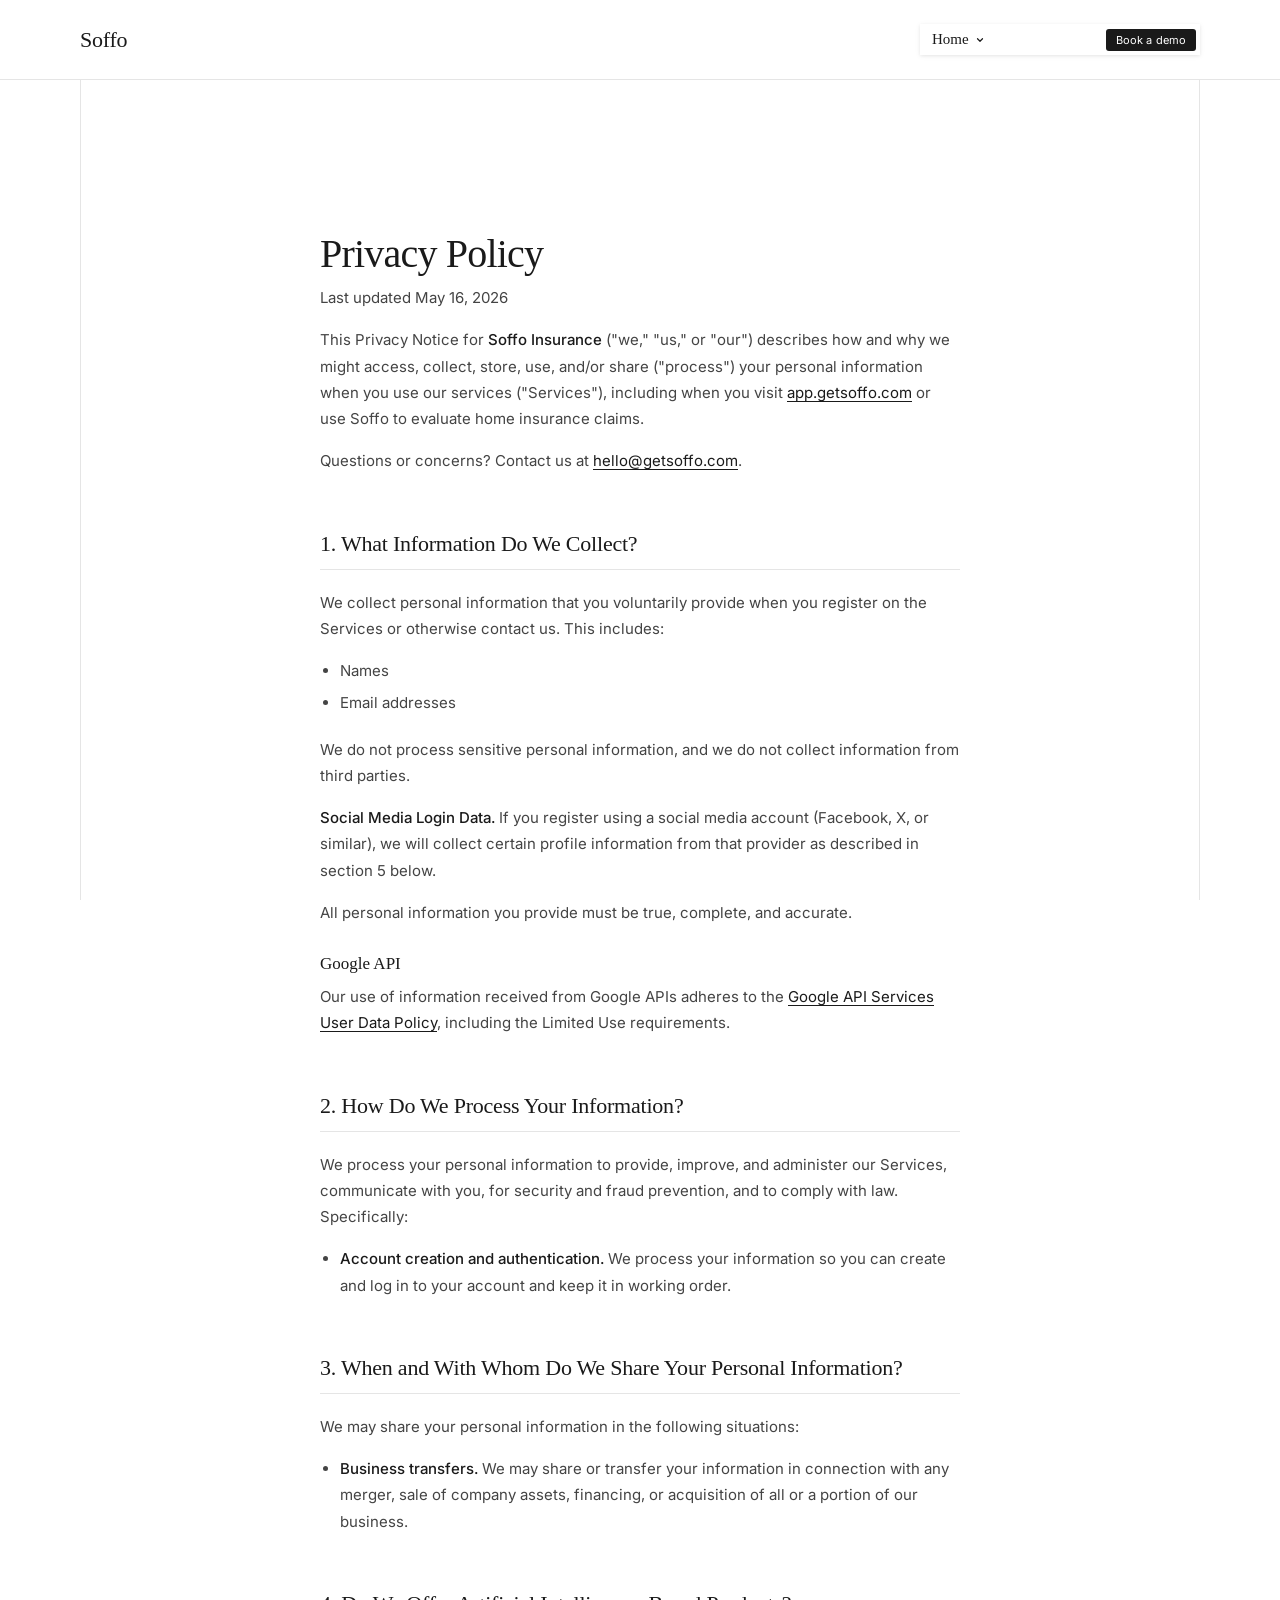
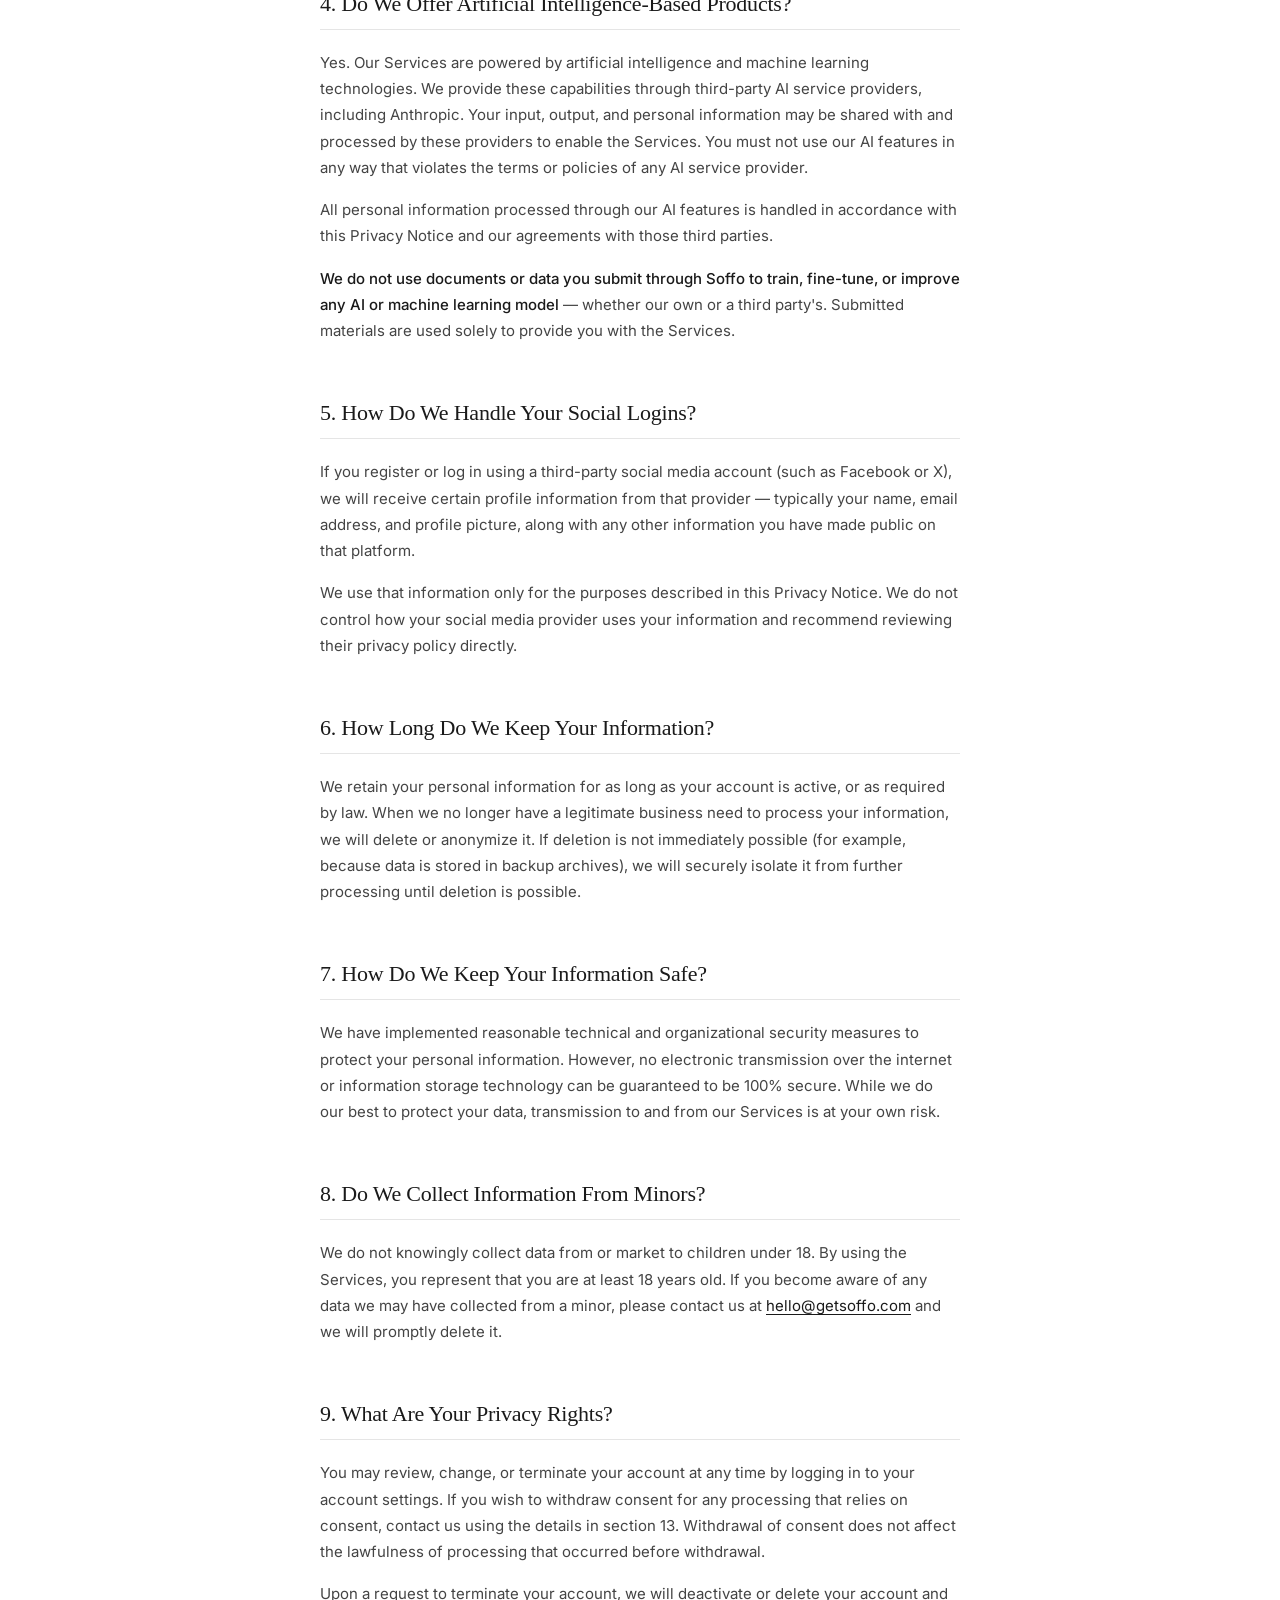
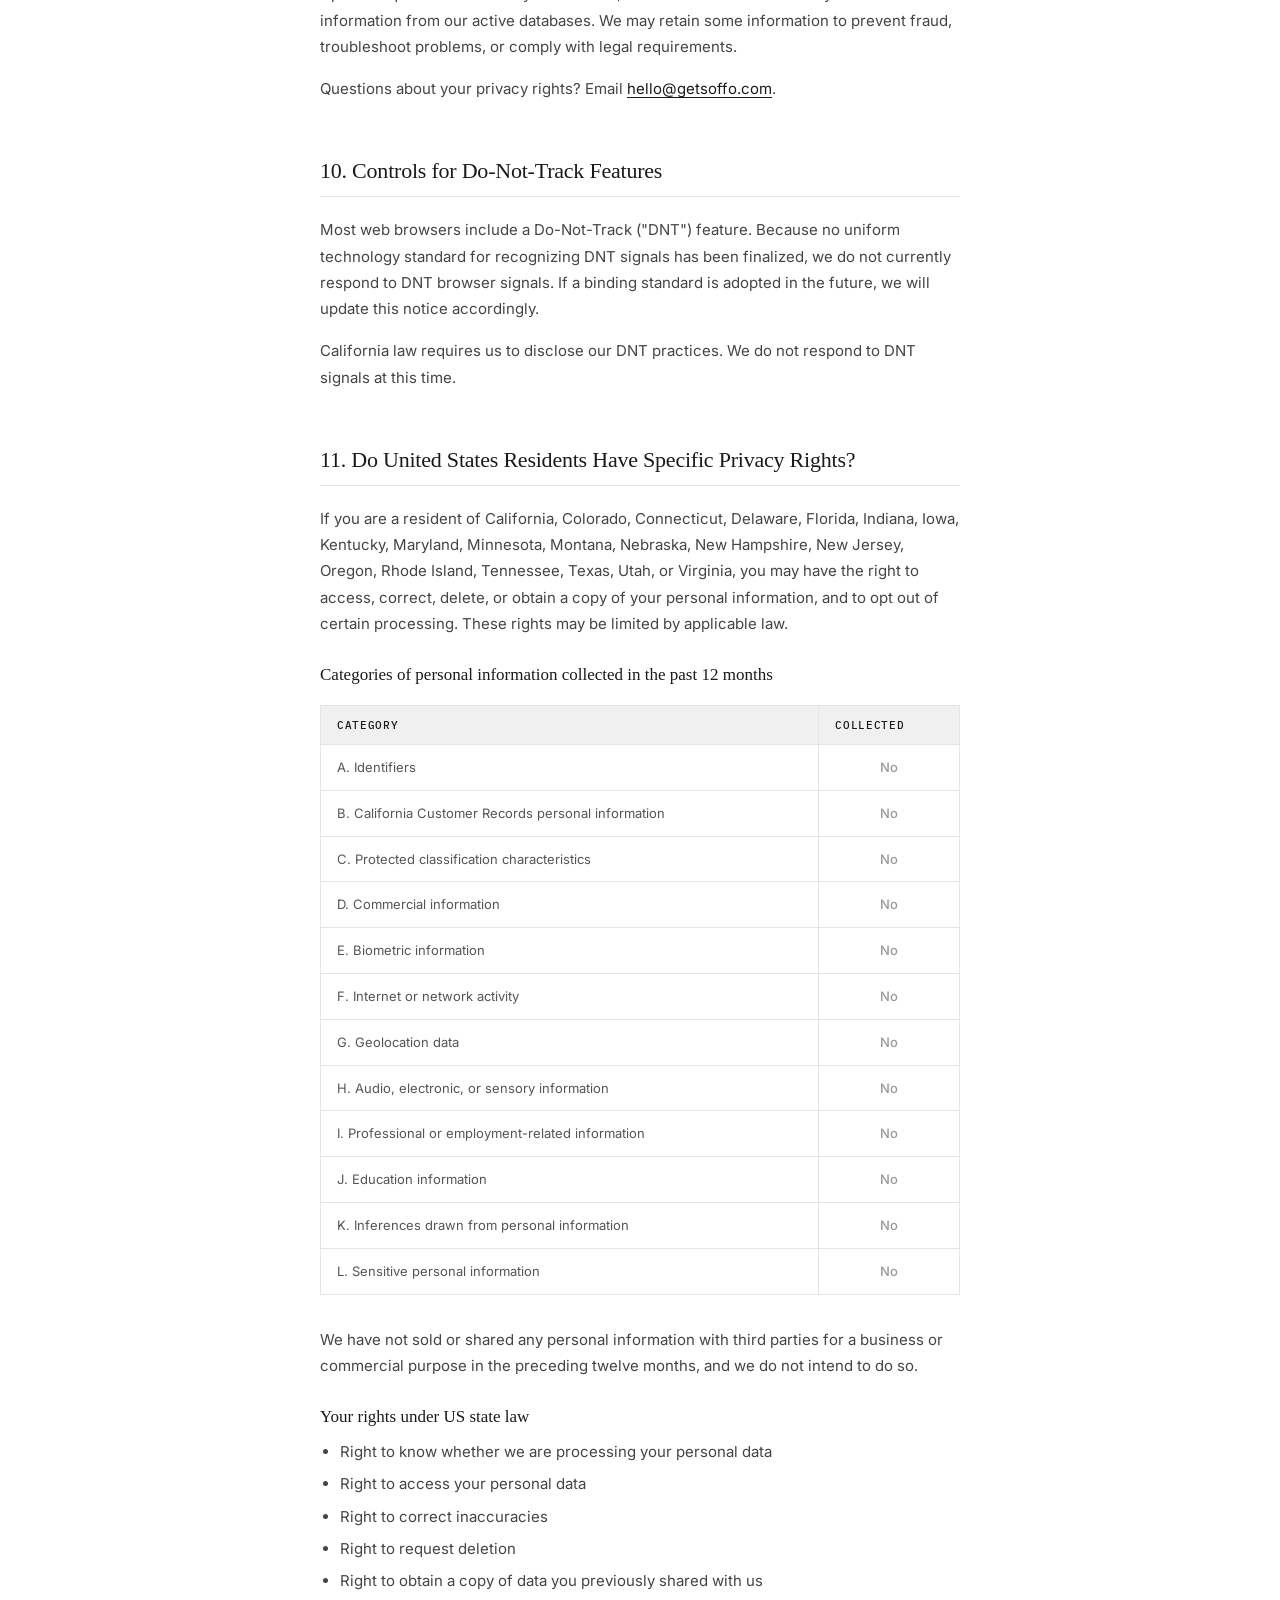
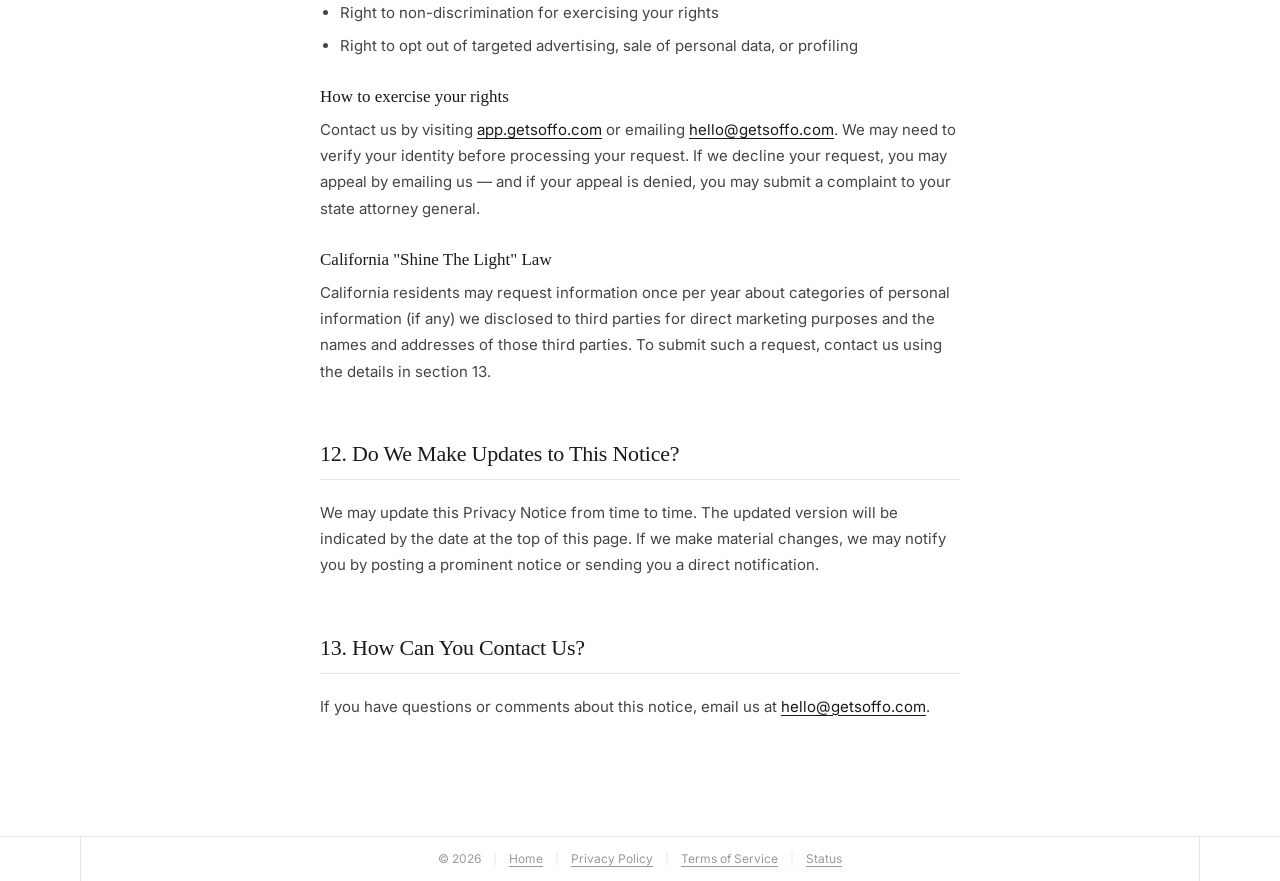
<file: privacy.html>
<!DOCTYPE html>
<html lang="en">
<head>
  <meta charset="UTF-8" />
  <meta name="viewport" content="width=device-width, initial-scale=1.0" />
  <title>getsoffo.com/privacy</title>
  <link rel="preconnect" href="https://fonts.googleapis.com">
  <link rel="preconnect" href="https://fonts.gstatic.com" crossorigin>
  <link href="https://fonts.googleapis.com/css2?family=IBM+Plex+Mono:wght@400;500&family=Inter:wght@400;500&display=swap" rel="stylesheet">
  <link rel="icon" type="image/png" href="assets/images/favicon.png" />
  <link rel="stylesheet" href="css/style.css" />
  <style>
    .privacy-page {
      position: relative;
    }

    .privacy-page::before,
    .privacy-page::after {
      content: "";
      position: fixed;
      top: 0;
      bottom: 0;
      width: 1px;
      background: var(--border);
      z-index: 0;
      pointer-events: none;
    }

    .privacy-page::before { left: 80px; }
    .privacy-page::after  { right: 80px; }

    .privacy-wrap {
      max-width: 720px;
      margin: 0 auto;
      padding: 140px 40px 100px;
      position: relative;
      z-index: 1;
    }

    .privacy-wrap h1 {
      font-family: "Times New Roman", Times, Georgia, serif;
      font-size: 40px;
      font-weight: 400;
      letter-spacing: -0.02em;
      margin-bottom: 8px;
      color: var(--text);
    }

    .privacy-updated {
      font-family: "IBM Plex Mono", monospace;
      font-size: 12px;
      color: var(--muted);
      margin-bottom: 56px;
    }

    .privacy-wrap h2 {
      font-family: "Times New Roman", Times, Georgia, serif;
      font-size: 22px;
      font-weight: 400;
      letter-spacing: -0.01em;
      color: var(--text);
      margin-top: 56px;
      margin-bottom: 20px;
      padding-bottom: 12px;
      border-bottom: 1px solid var(--border);
    }

    .privacy-wrap h3 {
      font-family: "Times New Roman", Times, Georgia, serif;
      font-size: 17px;
      font-weight: 400;
      margin-top: 28px;
      margin-bottom: 10px;
      color: var(--text);
    }

    .privacy-wrap p {
      font-family: "Inter", sans-serif;
      font-size: 15px;
      line-height: 1.75;
      color: #444;
      margin-bottom: 16px;
    }

    .privacy-wrap strong {
      font-weight: 500;
      color: var(--text);
    }

    .privacy-wrap a {
      color: var(--text);
      text-decoration: underline;
      text-underline-offset: 3px;
    }

    .privacy-wrap a:hover {
      color: var(--selection);
    }

    .privacy-wrap ul {
      margin: 12px 0 20px 0;
      padding-left: 20px;
    }

    .privacy-wrap ul li {
      font-family: "Inter", sans-serif;
      font-size: 15px;
      line-height: 1.75;
      color: #444;
      margin-bottom: 6px;
    }

.data-table {
      width: 100%;
      border-collapse: collapse;
      margin: 20px 0 32px;
      font-size: 13px;
    }

    .data-table th {
      text-align: left;
      padding: 12px 16px;
      background: var(--hover);
      border: 1px solid var(--border);
      font-family: "IBM Plex Mono", monospace;
      font-size: 11px;
      font-weight: 500;
      letter-spacing: 0.06em;
      text-transform: uppercase;
      color: var(--text);
    }

    .data-table td {
      padding: 12px 16px;
      border: 1px solid var(--border);
      font-family: "Inter", sans-serif;
      color: #555;
      vertical-align: middle;
      line-height: 1.6;
    }

    .data-table td:last-child {
      text-align: center;
      color: var(--muted);
      font-weight: 500;
      white-space: nowrap;
    }

    @media (max-width: 768px) {
      .privacy-page::before,
      .privacy-page::after { display: none; }
    }

    @media (max-width: 640px) {
      .privacy-wrap {
        padding: 120px 24px 80px;
      }

      .privacy-wrap h1 {
        font-size: 26px;
      }

      .toc {
        padding: 20px;
      }

      .data-table th,
      .data-table td {
        padding: 10px 12px;
      }
    }
  </style>
</head>
<body>

  <header class="scrolled">
    <a href="/" class="logo">Soffo</a>
    <div class="header-right" id="headerRight">
      <div class="header-bar">
        <div class="nav-toggle" id="navToggle">
          <span>Home</span>
          <svg class="chevron" width="10" height="10" viewBox="0 0 10 10" fill="none">
            <path d="M2.5 3.75L5 6.25L7.5 3.75" stroke="currentColor" stroke-width="1.2" stroke-linecap="round" stroke-linejoin="round"/>
          </svg>
        </div>
        <div class="header-spacer"></div>
        <a href="mailto:hello@getsoffo.com?subject=Demo%20Request%20%E2%80%94%20Soffo&body=Hi%2C%0A%0AI%27d%20like%20to%20book%20a%20demo%20of%20Soffo.%0A%0AName%3A%20%0AFirm%3A%20%0A%0ALooking%20forward%20to%20hearing%20from%20you." class="cta">Book a demo</a>
      </div>
      <div class="nav-dropdown" id="navDropdown">
        <div class="nav-dropdown-inner">
          <a href="/">Home</a>
          <a href="/#problem">Problem</a>
          <a href="/#product">Product</a>
        </div>
      </div>
    </div>
  </header>

  <main class="privacy-page">
    <div class="privacy-wrap">

      <h1>Privacy Policy</h1>
      <p class="privacy-updated">Last updated May 16, 2026</p>

      <p>This Privacy Notice for <strong>Soffo Insurance</strong> ("we," "us," or "our") describes how and why we might access, collect, store, use, and/or share ("process") your personal information when you use our services ("Services"), including when you visit <a href="https://app.getsoffo.com">app.getsoffo.com</a> or use Soffo to evaluate home insurance claims.</p>
      <p>Questions or concerns? Contact us at <a href="mailto:hello@getsoffo.com">hello@getsoffo.com</a>.</p>


<h2 id="section-1">1. What Information Do We Collect?</h2>
      <p>We collect personal information that you voluntarily provide when you register on the Services or otherwise contact us. This includes:</p>
      <ul>
        <li>Names</li>
        <li>Email addresses</li>
      </ul>
      <p>We do not process sensitive personal information, and we do not collect information from third parties.</p>
      <p><strong>Social Media Login Data.</strong> If you register using a social media account (Facebook, X, or similar), we will collect certain profile information from that provider as described in section 5 below.</p>
      <p>All personal information you provide must be true, complete, and accurate.</p>
      <h3>Google API</h3>
      <p>Our use of information received from Google APIs adheres to the <a href="https://developers.google.com/terms/api-services-user-data-policy" target="_blank" rel="noopener">Google API Services User Data Policy</a>, including the Limited Use requirements.</p>

      <h2 id="section-2">2. How Do We Process Your Information?</h2>
      <p>We process your personal information to provide, improve, and administer our Services, communicate with you, for security and fraud prevention, and to comply with law. Specifically:</p>
      <ul>
        <li><strong>Account creation and authentication.</strong> We process your information so you can create and log in to your account and keep it in working order.</li>
      </ul>

      <h2 id="section-3">3. When and With Whom Do We Share Your Personal Information?</h2>
      <p>We may share your personal information in the following situations:</p>
      <ul>
        <li><strong>Business transfers.</strong> We may share or transfer your information in connection with any merger, sale of company assets, financing, or acquisition of all or a portion of our business.</li>
      </ul>

      <h2 id="section-4">4. Do We Offer Artificial Intelligence-Based Products?</h2>
      <p>Yes. Our Services are powered by artificial intelligence and machine learning technologies. We provide these capabilities through third-party AI service providers, including Anthropic. Your input, output, and personal information may be shared with and processed by these providers to enable the Services. You must not use our AI features in any way that violates the terms or policies of any AI service provider.</p>
      <p>All personal information processed through our AI features is handled in accordance with this Privacy Notice and our agreements with those third parties.</p>
      <p><strong>We do not use documents or data you submit through Soffo to train, fine-tune, or improve any AI or machine learning model</strong> — whether our own or a third party's. Submitted materials are used solely to provide you with the Services.</p>

      <h2 id="section-5">5. How Do We Handle Your Social Logins?</h2>
      <p>If you register or log in using a third-party social media account (such as Facebook or X), we will receive certain profile information from that provider — typically your name, email address, and profile picture, along with any other information you have made public on that platform.</p>
      <p>We use that information only for the purposes described in this Privacy Notice. We do not control how your social media provider uses your information and recommend reviewing their privacy policy directly.</p>

      <h2 id="section-6">6. How Long Do We Keep Your Information?</h2>
      <p>We retain your personal information for as long as your account is active, or as required by law. When we no longer have a legitimate business need to process your information, we will delete or anonymize it. If deletion is not immediately possible (for example, because data is stored in backup archives), we will securely isolate it from further processing until deletion is possible.</p>

      <h2 id="section-7">7. How Do We Keep Your Information Safe?</h2>
      <p>We have implemented reasonable technical and organizational security measures to protect your personal information. However, no electronic transmission over the internet or information storage technology can be guaranteed to be 100% secure. While we do our best to protect your data, transmission to and from our Services is at your own risk.</p>

      <h2 id="section-8">8. Do We Collect Information From Minors?</h2>
      <p>We do not knowingly collect data from or market to children under 18. By using the Services, you represent that you are at least 18 years old. If you become aware of any data we may have collected from a minor, please contact us at <a href="mailto:hello@getsoffo.com">hello@getsoffo.com</a> and we will promptly delete it.</p>

      <h2 id="section-9">9. What Are Your Privacy Rights?</h2>
      <p>You may review, change, or terminate your account at any time by logging in to your account settings. If you wish to withdraw consent for any processing that relies on consent, contact us using the details in section 13. Withdrawal of consent does not affect the lawfulness of processing that occurred before withdrawal.</p>
      <p>Upon a request to terminate your account, we will deactivate or delete your account and information from our active databases. We may retain some information to prevent fraud, troubleshoot problems, or comply with legal requirements.</p>
      <p>Questions about your privacy rights? Email <a href="mailto:hello@getsoffo.com">hello@getsoffo.com</a>.</p>

      <h2 id="section-10">10. Controls for Do-Not-Track Features</h2>
      <p>Most web browsers include a Do-Not-Track ("DNT") feature. Because no uniform technology standard for recognizing DNT signals has been finalized, we do not currently respond to DNT browser signals. If a binding standard is adopted in the future, we will update this notice accordingly.</p>
      <p>California law requires us to disclose our DNT practices. We do not respond to DNT signals at this time.</p>

      <h2 id="section-11">11. Do United States Residents Have Specific Privacy Rights?</h2>
      <p>If you are a resident of California, Colorado, Connecticut, Delaware, Florida, Indiana, Iowa, Kentucky, Maryland, Minnesota, Montana, Nebraska, New Hampshire, New Jersey, Oregon, Rhode Island, Tennessee, Texas, Utah, or Virginia, you may have the right to access, correct, delete, or obtain a copy of your personal information, and to opt out of certain processing. These rights may be limited by applicable law.</p>

      <h3>Categories of personal information collected in the past 12 months</h3>

      <table class="data-table">
        <thead>
          <tr>
            <th>Category</th>
            <th>Collected</th>
          </tr>
        </thead>
        <tbody>
          <tr><td>A. Identifiers</td><td>No</td></tr>
          <tr><td>B. California Customer Records personal information</td><td>No</td></tr>
          <tr><td>C. Protected classification characteristics</td><td>No</td></tr>
          <tr><td>D. Commercial information</td><td>No</td></tr>
          <tr><td>E. Biometric information</td><td>No</td></tr>
          <tr><td>F. Internet or network activity</td><td>No</td></tr>
          <tr><td>G. Geolocation data</td><td>No</td></tr>
          <tr><td>H. Audio, electronic, or sensory information</td><td>No</td></tr>
          <tr><td>I. Professional or employment-related information</td><td>No</td></tr>
          <tr><td>J. Education information</td><td>No</td></tr>
          <tr><td>K. Inferences drawn from personal information</td><td>No</td></tr>
          <tr><td>L. Sensitive personal information</td><td>No</td></tr>
        </tbody>
      </table>

      <p>We have not sold or shared any personal information with third parties for a business or commercial purpose in the preceding twelve months, and we do not intend to do so.</p>

      <h3>Your rights under US state law</h3>
      <ul>
        <li>Right to know whether we are processing your personal data</li>
        <li>Right to access your personal data</li>
        <li>Right to correct inaccuracies</li>
        <li>Right to request deletion</li>
        <li>Right to obtain a copy of data you previously shared with us</li>
        <li>Right to non-discrimination for exercising your rights</li>
        <li>Right to opt out of targeted advertising, sale of personal data, or profiling</li>
      </ul>

      <h3>How to exercise your rights</h3>
      <p>Contact us by visiting <a href="https://app.getsoffo.com">app.getsoffo.com</a> or emailing <a href="mailto:hello@getsoffo.com">hello@getsoffo.com</a>. We may need to verify your identity before processing your request. If we decline your request, you may appeal by emailing us — and if your appeal is denied, you may submit a complaint to your state attorney general.</p>

      <h3>California "Shine The Light" Law</h3>
      <p>California residents may request information once per year about categories of personal information (if any) we disclosed to third parties for direct marketing purposes and the names and addresses of those third parties. To submit such a request, contact us using the details in section 13.</p>

      <h2 id="section-12">12. Do We Make Updates to This Notice?</h2>
      <p>We may update this Privacy Notice from time to time. The updated version will be indicated by the date at the top of this page. If we make material changes, we may notify you by posting a prominent notice or sending you a direct notification.</p>

      <h2 id="section-13">13. How Can You Contact Us?</h2>
      <p>If you have questions or comments about this notice, email us at <a href="mailto:hello@getsoffo.com">hello@getsoffo.com</a>.</p>

    </div>
  </main>

  <footer class="footer content-border" style="border-top:1px solid var(--border);">
    <div class="footer-copy" style="justify-content:center;gap:12px;margin-left:0;margin-right:0;padding-left:80px;padding-right:80px;">
      <span>&copy; 2026</span>
      <span style="color:var(--border);">|</span>
      <a href="/" style="color:var(--muted);text-decoration:underline;text-underline-offset:3px;">Home</a>
      <span style="color:var(--border);">|</span>
      <a href="/privacy" style="color:var(--muted);text-decoration:underline;text-underline-offset:3px;">Privacy Policy</a>
      <span style="color:var(--border);">|</span>
      <a href="/terms" style="color:var(--muted);text-decoration:underline;text-underline-offset:3px;">Terms of Service</a>
      <span style="color:var(--border);">|</span>
      <a href="https://status.getsoffo.com" target="_blank" rel="noopener" style="color:var(--muted);text-decoration:underline;text-underline-offset:3px;">Status</a>
    </div>
  </footer>

  <script>
    const navToggle = document.getElementById('navToggle');
    const headerRight = document.getElementById('headerRight');
    let dropdownOpen = false;

    navToggle.addEventListener('click', () => {
      dropdownOpen = !dropdownOpen;
      headerRight.classList.toggle('open', dropdownOpen);
    });

    document.addEventListener('click', (e) => {
      if (!headerRight.contains(e.target)) {
        dropdownOpen = false;
        headerRight.classList.remove('open');
      }
    });

    document.querySelector('header').classList.add('scrolled');

    const h1 = document.querySelector('.privacy-wrap h1');
    h1.innerHTML = '';
    'Privacy Policy'.split(' ').forEach((word, i) => {
      const span = document.createElement('span');
      span.className = 'word';
      span.textContent = word;
      h1.appendChild(span);
      if (i === 0) h1.appendChild(document.createTextNode(' '));
    });
    h1.querySelectorAll('.word').forEach((w, i) => {
      setTimeout(() => w.classList.add('visible'), i * 120);
    });
  </script>

</body>
</html>
</file>
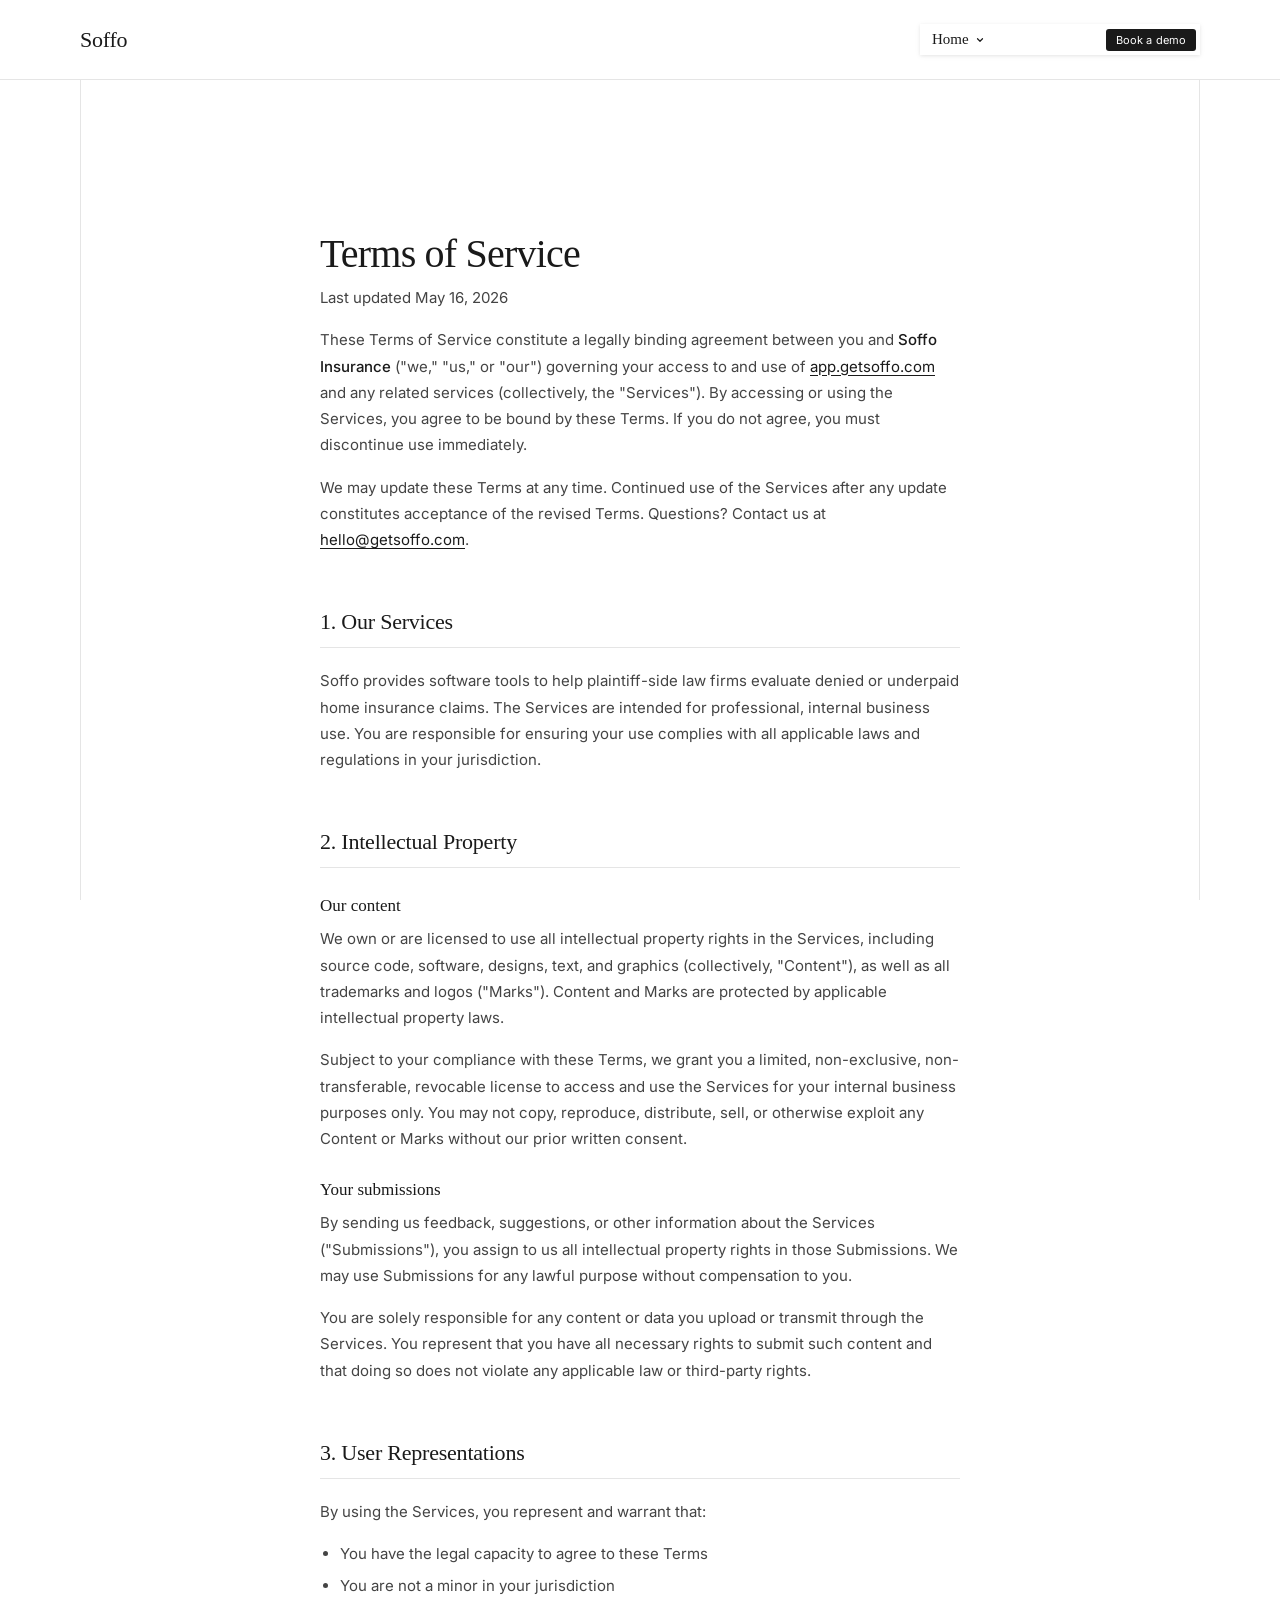
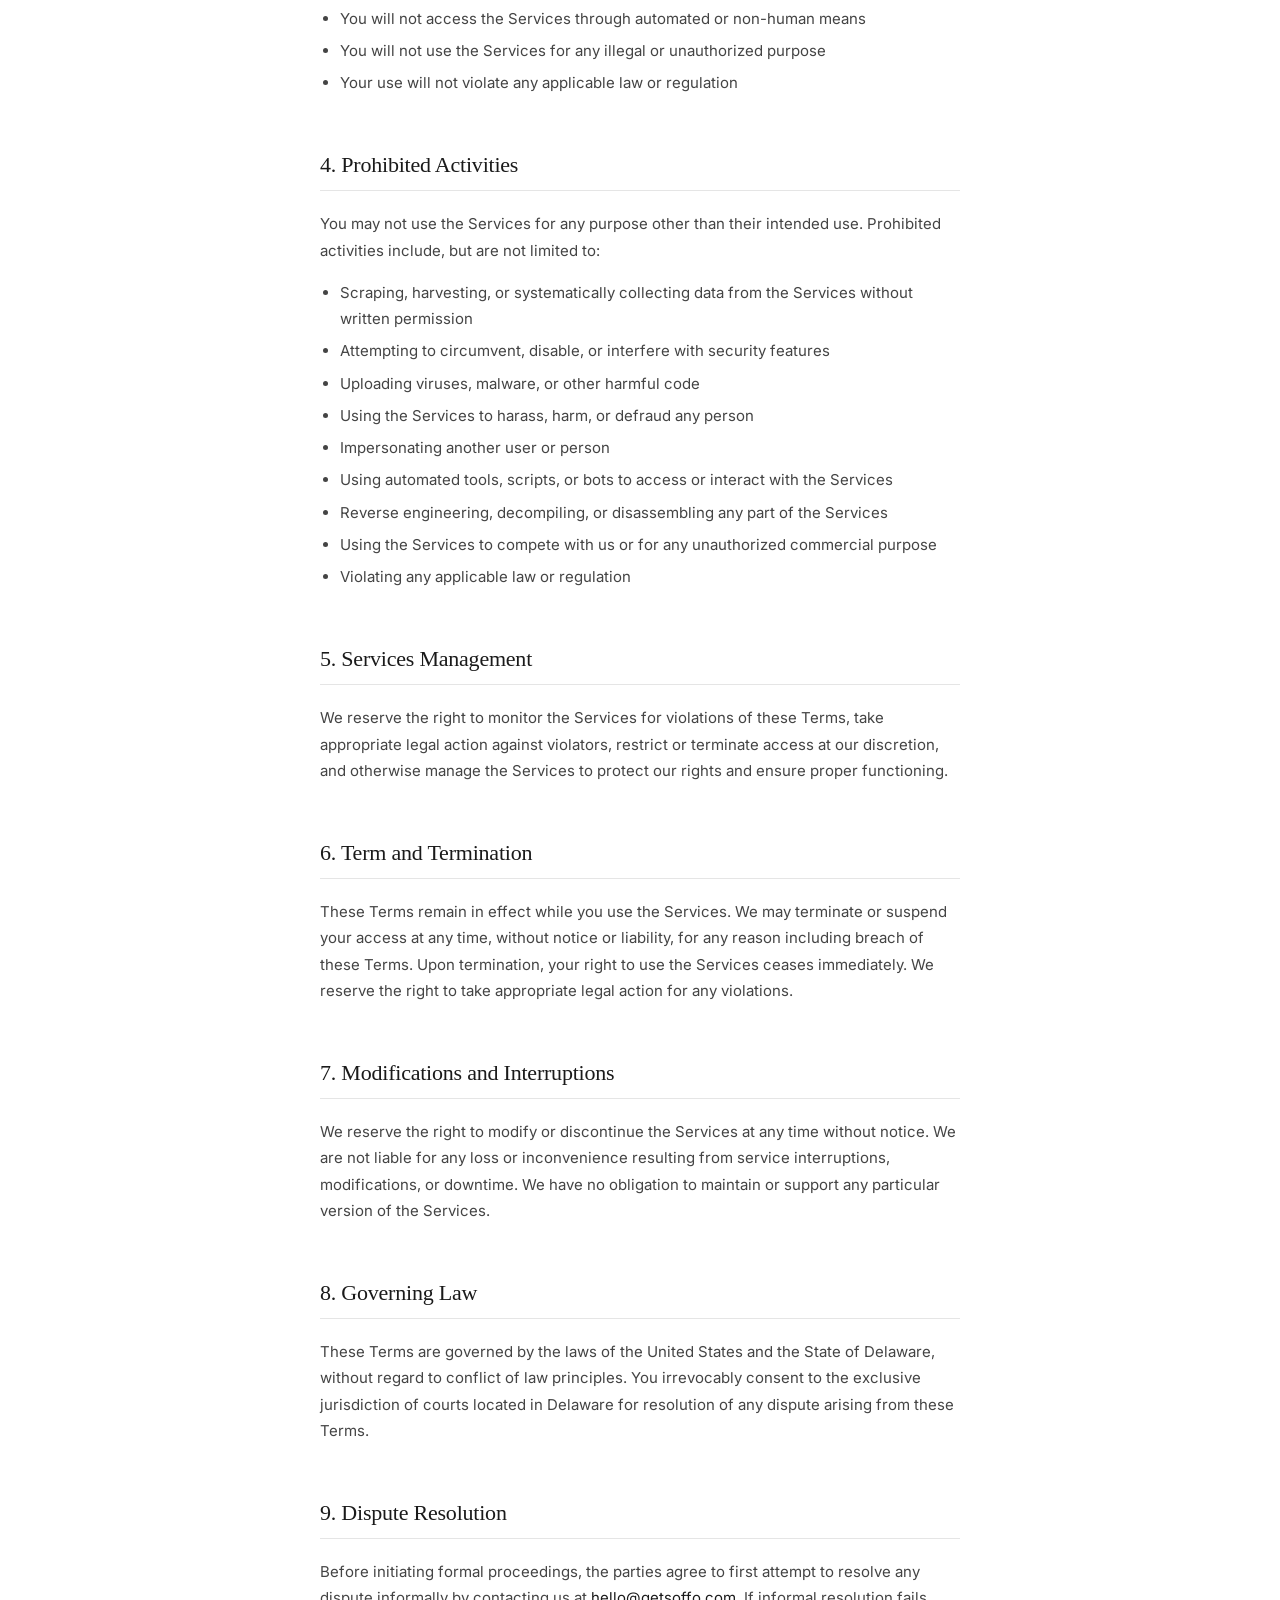
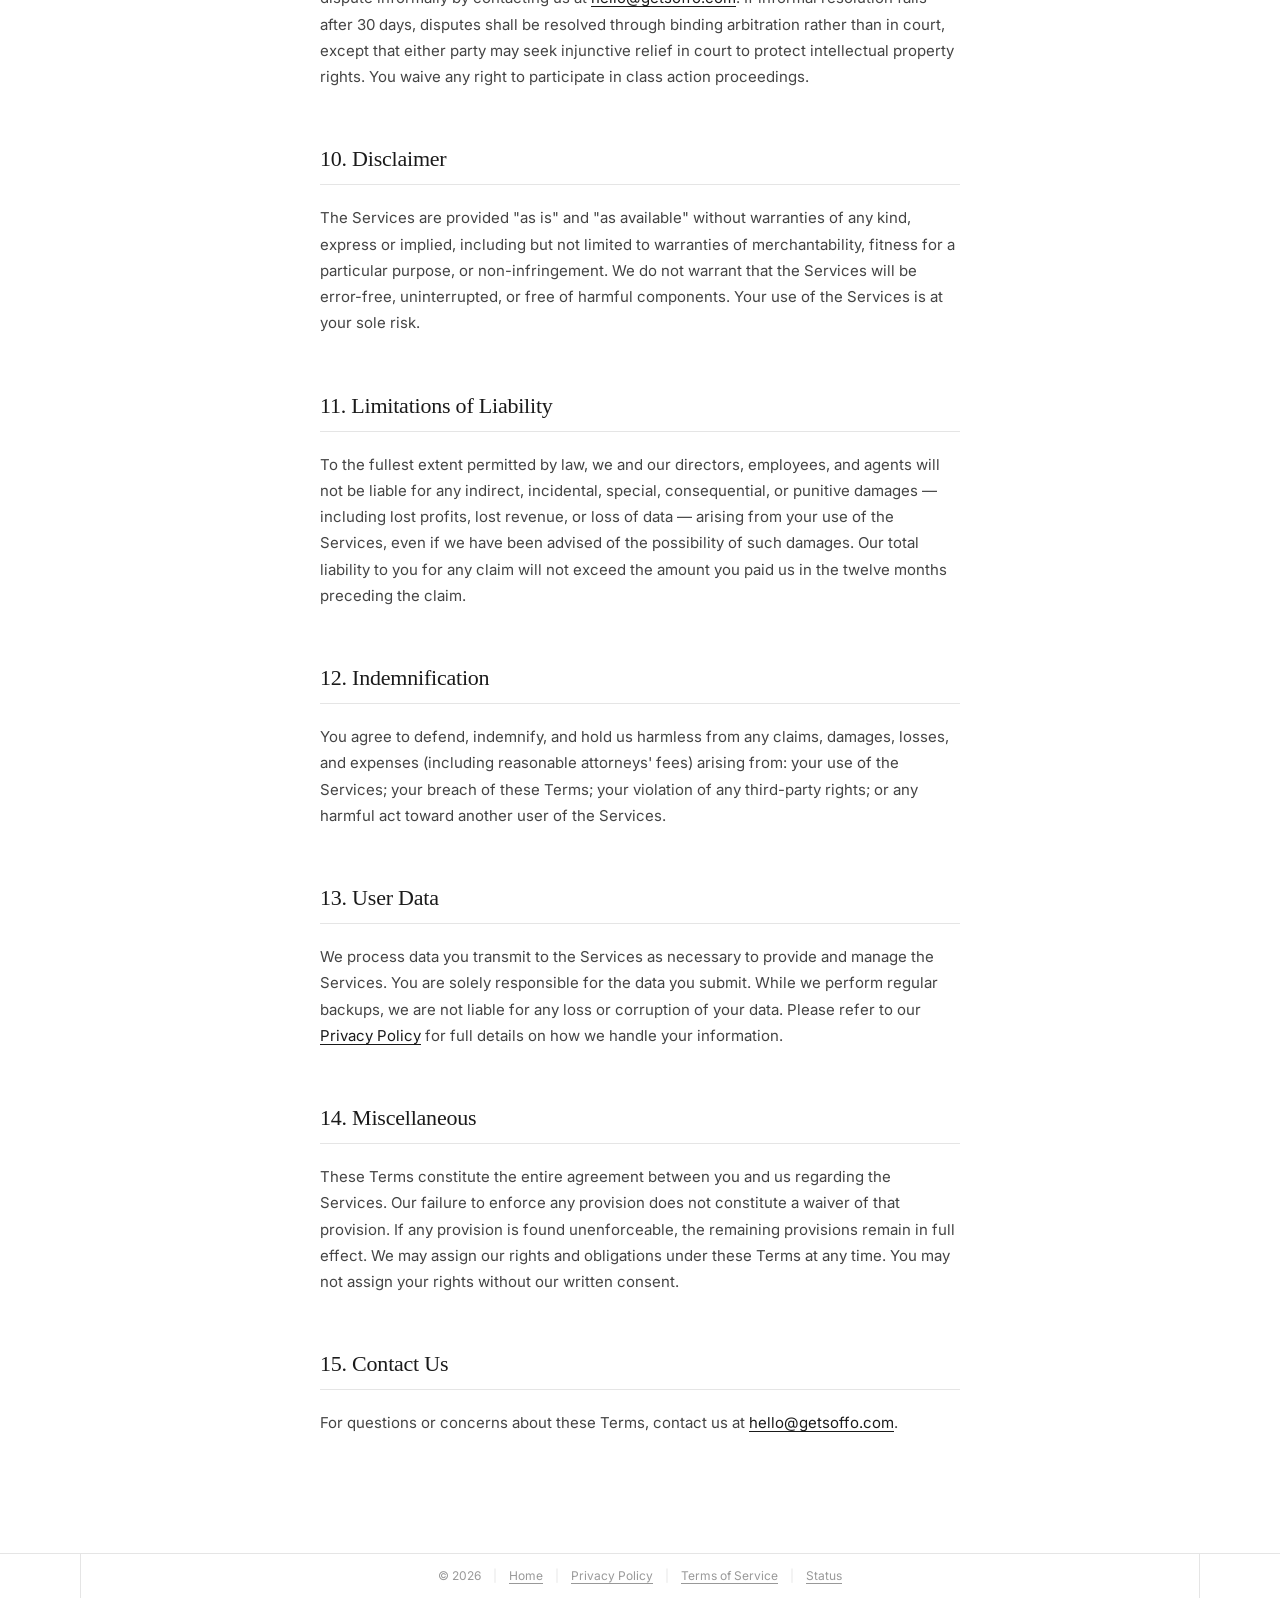
<file: terms.html>
<!DOCTYPE html>
<html lang="en">
<head>
  <meta charset="UTF-8" />
  <meta name="viewport" content="width=device-width, initial-scale=1.0" />
  <title>getsoffo.com/terms</title>
  <link rel="preconnect" href="https://fonts.googleapis.com">
  <link rel="preconnect" href="https://fonts.gstatic.com" crossorigin>
  <link href="https://fonts.googleapis.com/css2?family=IBM+Plex+Mono:wght@400;500&family=Inter:wght@400;500&display=swap" rel="stylesheet">
  <link rel="icon" type="image/png" href="assets/images/favicon.png" />
  <link rel="stylesheet" href="css/style.css" />
  <style>
    .privacy-page {
      position: relative;
    }

    .privacy-page::before,
    .privacy-page::after {
      content: "";
      position: fixed;
      top: 0;
      bottom: 0;
      width: 1px;
      background: var(--border);
      z-index: 0;
      pointer-events: none;
    }

    .privacy-page::before { left: 80px; }
    .privacy-page::after  { right: 80px; }

    .privacy-wrap {
      max-width: 720px;
      margin: 0 auto;
      padding: 140px 40px 100px;
      position: relative;
      z-index: 1;
    }

    .privacy-wrap h1 {
      font-family: "Times New Roman", Times, Georgia, serif;
      font-size: 40px;
      font-weight: 400;
      letter-spacing: -0.02em;
      margin-bottom: 8px;
      color: var(--text);
    }

    .privacy-updated {
      font-family: "IBM Plex Mono", monospace;
      font-size: 12px;
      color: var(--muted);
      margin-bottom: 56px;
    }

    .privacy-wrap h2 {
      font-family: "Times New Roman", Times, Georgia, serif;
      font-size: 22px;
      font-weight: 400;
      letter-spacing: -0.01em;
      color: var(--text);
      margin-top: 56px;
      margin-bottom: 20px;
      padding-bottom: 12px;
      border-bottom: 1px solid var(--border);
    }

    .privacy-wrap h3 {
      font-family: "Times New Roman", Times, Georgia, serif;
      font-size: 17px;
      font-weight: 400;
      margin-top: 28px;
      margin-bottom: 10px;
      color: var(--text);
    }

    .privacy-wrap p {
      font-family: "Inter", sans-serif;
      font-size: 15px;
      line-height: 1.75;
      color: #444;
      margin-bottom: 16px;
    }

    .privacy-wrap strong {
      font-weight: 500;
      color: var(--text);
    }

    .privacy-wrap a {
      color: var(--text);
      text-decoration: underline;
      text-underline-offset: 3px;
    }

    .privacy-wrap a:hover {
      color: var(--selection);
    }

    .privacy-wrap ul {
      margin: 12px 0 20px 0;
      padding-left: 20px;
    }

    .privacy-wrap ul li {
      font-family: "Inter", sans-serif;
      font-size: 15px;
      line-height: 1.75;
      color: #444;
      margin-bottom: 6px;
    }

    @media (max-width: 768px) {
      .privacy-page::before,
      .privacy-page::after { display: none; }
    }

    @media (max-width: 640px) {
      .privacy-wrap {
        padding: 120px 24px 80px;
      }

      .privacy-wrap h1 {
        font-size: 26px;
      }
    }
  </style>
</head>
<body>

  <header class="scrolled">
    <a href="/" class="logo">Soffo</a>
    <div class="header-right" id="headerRight">
      <div class="header-bar">
        <div class="nav-toggle" id="navToggle">
          <span>Home</span>
          <svg class="chevron" width="10" height="10" viewBox="0 0 10 10" fill="none">
            <path d="M2.5 3.75L5 6.25L7.5 3.75" stroke="currentColor" stroke-width="1.2" stroke-linecap="round" stroke-linejoin="round"/>
          </svg>
        </div>
        <div class="header-spacer"></div>
        <a href="mailto:hello@getsoffo.com?subject=Demo%20Request%20%E2%80%94%20Soffo&body=Hi%2C%0A%0AI%27d%20like%20to%20book%20a%20demo%20of%20Soffo.%0A%0AName%3A%20%0AFirm%3A%20%0A%0ALooking%20forward%20to%20hearing%20from%20you." class="cta">Book a demo</a>
      </div>
      <div class="nav-dropdown" id="navDropdown">
        <div class="nav-dropdown-inner">
          <a href="/">Home</a>
          <a href="/#problem">Problem</a>
          <a href="/#product">Product</a>
        </div>
      </div>
    </div>
  </header>

  <main class="privacy-page">
    <div class="privacy-wrap">

      <h1>Terms of Service</h1>
      <p class="privacy-updated">Last updated May 16, 2026</p>

      <p>These Terms of Service constitute a legally binding agreement between you and <strong>Soffo Insurance</strong> ("we," "us," or "our") governing your access to and use of <a href="https://app.getsoffo.com">app.getsoffo.com</a> and any related services (collectively, the "Services"). By accessing or using the Services, you agree to be bound by these Terms. If you do not agree, you must discontinue use immediately.</p>
      <p>We may update these Terms at any time. Continued use of the Services after any update constitutes acceptance of the revised Terms. Questions? Contact us at <a href="mailto:hello@getsoffo.com">hello@getsoffo.com</a>.</p>

      <h2 id="section-1">1. Our Services</h2>
      <p>Soffo provides software tools to help plaintiff-side law firms evaluate denied or underpaid home insurance claims. The Services are intended for professional, internal business use. You are responsible for ensuring your use complies with all applicable laws and regulations in your jurisdiction.</p>

      <h2 id="section-2">2. Intellectual Property</h2>
      <h3>Our content</h3>
      <p>We own or are licensed to use all intellectual property rights in the Services, including source code, software, designs, text, and graphics (collectively, "Content"), as well as all trademarks and logos ("Marks"). Content and Marks are protected by applicable intellectual property laws.</p>
      <p>Subject to your compliance with these Terms, we grant you a limited, non-exclusive, non-transferable, revocable license to access and use the Services for your internal business purposes only. You may not copy, reproduce, distribute, sell, or otherwise exploit any Content or Marks without our prior written consent.</p>
      <h3>Your submissions</h3>
      <p>By sending us feedback, suggestions, or other information about the Services ("Submissions"), you assign to us all intellectual property rights in those Submissions. We may use Submissions for any lawful purpose without compensation to you.</p>
      <p>You are solely responsible for any content or data you upload or transmit through the Services. You represent that you have all necessary rights to submit such content and that doing so does not violate any applicable law or third-party rights.</p>

      <h2 id="section-3">3. User Representations</h2>
      <p>By using the Services, you represent and warrant that:</p>
      <ul>
        <li>You have the legal capacity to agree to these Terms</li>
        <li>You are not a minor in your jurisdiction</li>
        <li>You will not access the Services through automated or non-human means</li>
        <li>You will not use the Services for any illegal or unauthorized purpose</li>
        <li>Your use will not violate any applicable law or regulation</li>
      </ul>

      <h2 id="section-4">4. Prohibited Activities</h2>
      <p>You may not use the Services for any purpose other than their intended use. Prohibited activities include, but are not limited to:</p>
      <ul>
        <li>Scraping, harvesting, or systematically collecting data from the Services without written permission</li>
        <li>Attempting to circumvent, disable, or interfere with security features</li>
        <li>Uploading viruses, malware, or other harmful code</li>
        <li>Using the Services to harass, harm, or defraud any person</li>
        <li>Impersonating another user or person</li>
        <li>Using automated tools, scripts, or bots to access or interact with the Services</li>
        <li>Reverse engineering, decompiling, or disassembling any part of the Services</li>
        <li>Using the Services to compete with us or for any unauthorized commercial purpose</li>
        <li>Violating any applicable law or regulation</li>
      </ul>

      <h2 id="section-5">5. Services Management</h2>
      <p>We reserve the right to monitor the Services for violations of these Terms, take appropriate legal action against violators, restrict or terminate access at our discretion, and otherwise manage the Services to protect our rights and ensure proper functioning.</p>

      <h2 id="section-6">6. Term and Termination</h2>
      <p>These Terms remain in effect while you use the Services. We may terminate or suspend your access at any time, without notice or liability, for any reason including breach of these Terms. Upon termination, your right to use the Services ceases immediately. We reserve the right to take appropriate legal action for any violations.</p>

      <h2 id="section-7">7. Modifications and Interruptions</h2>
      <p>We reserve the right to modify or discontinue the Services at any time without notice. We are not liable for any loss or inconvenience resulting from service interruptions, modifications, or downtime. We have no obligation to maintain or support any particular version of the Services.</p>

      <h2 id="section-8">8. Governing Law</h2>
      <p>These Terms are governed by the laws of the United States and the State of Delaware, without regard to conflict of law principles. You irrevocably consent to the exclusive jurisdiction of courts located in Delaware for resolution of any dispute arising from these Terms.</p>

      <h2 id="section-9">9. Dispute Resolution</h2>
      <p>Before initiating formal proceedings, the parties agree to first attempt to resolve any dispute informally by contacting us at <a href="mailto:hello@getsoffo.com">hello@getsoffo.com</a>. If informal resolution fails after 30 days, disputes shall be resolved through binding arbitration rather than in court, except that either party may seek injunctive relief in court to protect intellectual property rights. You waive any right to participate in class action proceedings.</p>

      <h2 id="section-10">10. Disclaimer</h2>
      <p>The Services are provided "as is" and "as available" without warranties of any kind, express or implied, including but not limited to warranties of merchantability, fitness for a particular purpose, or non-infringement. We do not warrant that the Services will be error-free, uninterrupted, or free of harmful components. Your use of the Services is at your sole risk.</p>

      <h2 id="section-11">11. Limitations of Liability</h2>
      <p>To the fullest extent permitted by law, we and our directors, employees, and agents will not be liable for any indirect, incidental, special, consequential, or punitive damages — including lost profits, lost revenue, or loss of data — arising from your use of the Services, even if we have been advised of the possibility of such damages. Our total liability to you for any claim will not exceed the amount you paid us in the twelve months preceding the claim.</p>

      <h2 id="section-12">12. Indemnification</h2>
      <p>You agree to defend, indemnify, and hold us harmless from any claims, damages, losses, and expenses (including reasonable attorneys' fees) arising from: your use of the Services; your breach of these Terms; your violation of any third-party rights; or any harmful act toward another user of the Services.</p>

      <h2 id="section-13">13. User Data</h2>
      <p>We process data you transmit to the Services as necessary to provide and manage the Services. You are solely responsible for the data you submit. While we perform regular backups, we are not liable for any loss or corruption of your data. Please refer to our <a href="/privacy">Privacy Policy</a> for full details on how we handle your information.</p>

      <h2 id="section-14">14. Miscellaneous</h2>
      <p>These Terms constitute the entire agreement between you and us regarding the Services. Our failure to enforce any provision does not constitute a waiver of that provision. If any provision is found unenforceable, the remaining provisions remain in full effect. We may assign our rights and obligations under these Terms at any time. You may not assign your rights without our written consent.</p>

      <h2 id="section-15">15. Contact Us</h2>
      <p>For questions or concerns about these Terms, contact us at <a href="mailto:hello@getsoffo.com">hello@getsoffo.com</a>.</p>

    </div>
  </main>

  <footer class="footer content-border" style="border-top:1px solid var(--border);">
    <div class="footer-copy" style="justify-content:center;gap:12px;margin-left:0;margin-right:0;padding-left:80px;padding-right:80px;">
      <span>&copy; 2026</span>
      <span style="color:var(--border);">|</span>
      <a href="/" style="color:var(--muted);text-decoration:underline;text-underline-offset:3px;">Home</a>
      <span style="color:var(--border);">|</span>
      <a href="/privacy" style="color:var(--muted);text-decoration:underline;text-underline-offset:3px;">Privacy Policy</a>
      <span style="color:var(--border);">|</span>
      <a href="/terms" style="color:var(--muted);text-decoration:underline;text-underline-offset:3px;">Terms of Service</a>
      <span style="color:var(--border);">|</span>
      <a href="https://status.getsoffo.com" target="_blank" rel="noopener" style="color:var(--muted);text-decoration:underline;text-underline-offset:3px;">Status</a>
    </div>
  </footer>

  <script>
    const h1 = document.querySelector('.privacy-wrap h1');
    h1.innerHTML = '';
    'Terms of Service'.split(' ').forEach((word, i, arr) => {
      const span = document.createElement('span');
      span.className = 'word';
      span.textContent = word;
      h1.appendChild(span);
      if (i < arr.length - 1) h1.appendChild(document.createTextNode(' '));
    });
    h1.querySelectorAll('.word').forEach((w, i) => {
      setTimeout(() => w.classList.add('visible'), i * 120);
    });

    const navToggle = document.getElementById('navToggle');
    const headerRight = document.getElementById('headerRight');
    let dropdownOpen = false;

    navToggle.addEventListener('click', () => {
      dropdownOpen = !dropdownOpen;
      headerRight.classList.toggle('open', dropdownOpen);
    });

    document.addEventListener('click', (e) => {
      if (!headerRight.contains(e.target)) {
        dropdownOpen = false;
        headerRight.classList.remove('open');
      }
    });
  </script>

</body>
</html>
</file>
<file: css/style.css>
*, *::before, *::after {
  box-sizing: border-box;
  margin: 0;
  padding: 0;
}

html {
  scroll-behavior: auto;
}

:root {
  --bg: #ffffff;
  --text: #1a1a1a;
  --grey: #c0c0c0;
  --selection: #DF3E11;
  --border: #e5e5e5;
  --hover: #f0f0f0;
  --hover-active: #ebebeb;
  --dropdown-bg: #ffffff;
  --card-shadow: rgba(0, 0, 0, 0.06);
  --card-shadow-lg: rgba(0, 0, 0, 0.08);
  --muted: #999;
  --divider-bg: #f0f0f0;
  --cta-bg: #1a1a1a;
  --cta-text: #ffffff;
}

::selection {
  background-color: #b4d5fe;
  color: inherit;
}

html, body {
  height: 100%;
  width: 100%;
  background: var(--bg);
  color: var(--text);
}

/* ---- Base ---- */

body {
  background-color: var(--bg);
  font-family: "Times New Roman", Times, Georgia, serif;
  color: var(--text);
  cursor: default;
  -webkit-font-smoothing: antialiased;
}

/* ---- Header ---- */

header {
  position: fixed;
  top: 0;
  left: 0;
  right: 0;
  width: 100%;
  box-sizing: border-box;
  z-index: 100;
  background: #ffffff;
  border-bottom: 1px solid transparent;
  transition: border-color 0.2s ease;
  display: flex;
  align-items: center;
  justify-content: space-between;
  padding: 0 80px;
  height: 80px;
}

header.scrolled {
  border-color: var(--border);
}

.logo {
  font-size: 22px;
  font-weight: 400;
  letter-spacing: -0.01em;
  color: var(--text);
  text-decoration: none;
  user-select: none;
  -webkit-user-select: none;
}

.header-right {
  position: relative;
  border: none;
  border-radius: 0;
  background: var(--dropdown-bg);
  box-shadow: 0 1px 6px var(--card-shadow), 0 1px 3px var(--card-shadow);
  transition: box-shadow 0.4s cubic-bezier(0.16, 1, 0.3, 1);
  min-width: 280px;
}

.header-right.open {
  box-shadow: 0 8px 30px var(--card-shadow-lg), 0 1px 4px var(--card-shadow);
}

.header-bar {
  display: flex;
  align-items: center;
  gap: 36px;
}

.nav-toggle {
  display: flex;
  align-items: center;
  gap: 6px;
  font-family: "Times New Roman", Times, Georgia, serif;
  font-size: 15px;
  font-weight: 400;
  color: var(--text);
  cursor: pointer;
  user-select: none;
  -webkit-user-select: none;
  padding: 3px 8px;
  margin: 4px;
  border-radius: 4px;
  background-color: transparent;
  transition: background-color 0.15s ease;
}

.nav-toggle:hover {
  background-color: var(--hover);
}

.nav-toggle:active {
  background-color: var(--hover-active);
}

.header-right.open .nav-toggle {
  background-color: transparent;
}

.chevron {
  transition: transform 0.35s cubic-bezier(0.4, 0, 0.2, 1);
}

.header-right.open .chevron {
  transform: rotate(180deg);
}

.header-spacer {
  flex: 1;
}

.cta {
  display: inline-block;
  background-color: var(--cta-bg);
  color: var(--cta-text);
  font-family: "Inter", "Helvetica Neue", Helvetica, Arial, sans-serif;
  font-size: 11px;
  font-weight: 400;
  text-decoration: none;
  padding: 4px 10px;
  border-radius: 3px;
  letter-spacing: 0.01em;
  margin-right: 4px;
  transition: opacity 0.15s ease;
  user-select: none;
  -webkit-user-select: none;
}

.cta:hover {
  opacity: 0.85;
}

.nav-dropdown {
  position: absolute;
  top: 100%;
  left: 0;
  right: 0;
  background: var(--dropdown-bg);
  box-shadow: 0 8px 30px var(--card-shadow-lg), 0 1px 4px var(--card-shadow);
  opacity: 0;
  visibility: hidden;
  transform: translateY(-8px);
  transition:
    opacity 0.4s cubic-bezier(0.16, 1, 0.3, 1),
    transform 0.4s cubic-bezier(0.16, 1, 0.3, 1),
    visibility 0.4s;
  z-index: 100;
}

.header-right.open .nav-dropdown {
  opacity: 1;
  visibility: visible;
  transform: translateY(0);
}

.nav-dropdown a {
  display: block;
  padding: 10px 12px;
  font-family: "Times New Roman", Times, Georgia, serif;
  font-size: 15px;
  font-weight: 400;
  color: var(--text);
  text-decoration: none;
  opacity: 0;
  transform: translateY(-6px);
  transition:
    background-color 0.15s ease,
    opacity 0.45s cubic-bezier(0.16, 1, 0.3, 1),
    transform 0.45s cubic-bezier(0.16, 1, 0.3, 1);
}

.header-right.open .nav-dropdown a {
  opacity: 1;
  transform: translateY(0);
}

.header-right.open .nav-dropdown a:nth-child(1) { transition-delay: 0.04s; }
.header-right.open .nav-dropdown a:nth-child(2) { transition-delay: 0.09s; }
.header-right.open .nav-dropdown a:nth-child(3) { transition-delay: 0.14s; }

.nav-dropdown a:hover {
  background-color: var(--hover);
}

/* ---- Main ---- */

main {
  padding-top: 90px;
}



/* ---- Continuous grid borders ---- */

.content-border {
  position: relative;
  border-top: 1px solid var(--border);
}

.content-border::before,
.content-border::after {
  content: "";
  position: absolute;
  top: 0;
  width: 1px;
  height: 100%;
  background: var(--border);
  z-index: 2;
  pointer-events: none;
}

.content-border::before {
  left: 80px;
}

.content-border::after {
  right: 80px;
}

/* ---- Hero Section ---- */

.hero {
  display: flex;
  flex-direction: column;
  align-items: center;
  justify-content: flex-start;
  padding: 80px 80px 60px;
  gap: 28px;
  text-align: center;
}


.section-divider {
  border: none;
  border-top: 1px solid var(--border);
  margin: 0;
}

.hero-heading {
  font-family: "Times New Roman", Times, Georgia, serif;
  font-size: clamp(44px, 5vw, 72px);
  font-weight: 400;
  line-height: 1;
  letter-spacing: -0.02em;
  color: var(--text);
  text-align: center;
}

.hero-sub {
  font-family: "Inter", "Helvetica Neue", Helvetica, Arial, sans-serif;
  font-size: 13px;
  font-weight: 400;
  line-height: 1.55;
  color: var(--text);
  opacity: 0.5;
  max-width: 640px;
}

.hero-actions {
  display: flex;
  gap: 12px;
  align-items: center;
  margin-top: 8px;
}

.hero-btn {
  font-family: "Times New Roman", Times, Georgia, serif;
  font-size: 15px;
  font-weight: 400;
  text-decoration: none;
  padding: 10px 22px;
  border-radius: 0;
  letter-spacing: 0.01em;
  transition: opacity 0.15s ease, background 0.15s ease, padding-right 0.2s ease;
  user-select: none;
  -webkit-user-select: none;
  display: inline-flex;
  align-items: center;
  gap: 0;
  overflow: hidden;
}

.hero-btn--ghost {
  background: linear-gradient(180deg, #ffffff 0%, #f2f2f2 100%);
  color: #1a1a1a;
  border: 1px solid #e5e5e5;
}

.hero-btn--ghost:hover {
  opacity: 0.75;
}

.hero-btn--solid {
  background: #1a1a1a;
  color: #fff;
  border: 1px solid #1a1a1a;
}

.hero-btn--solid::after {
  content: "→";
  display: inline-block;
  max-width: 0;
  opacity: 0;
  transition: max-width 0.2s ease, opacity 0.2s ease, margin-left 0.2s ease;
  margin-left: 0;
  white-space: nowrap;
}

.hero-btn--solid:hover::after {
  max-width: 20px;
  opacity: 1;
  margin-left: 8px;
}

.hero-ascii {
  width: 100%;
  overflow: hidden;
  border-top: 1px solid var(--border);
  border-left: 1px solid var(--border);
  border-right: 1px solid var(--border);
}

.hero-ascii pre {
  font-family: ui-monospace, SFMono-Regular, Menlo, Monaco, Consolas, "Liberation Mono", "Courier New", monospace;
  font-size: 5.33px;
  line-height: 0.78;
  white-space: pre;
  margin: 0;
  padding: 0;
  color: #533a12;
  font-weight: normal;
  font-style: normal;
  letter-spacing: 0;
  display: inline-block;
  vertical-align: top;
  transform-origin: 0 0;
}

.word {
  display: inline-block;
  opacity: 0;
  transform: translateY(8px);
  transition: opacity 0.5s ease, transform 0.5s ease;
}

.word.visible {
  opacity: 1;
  transform: translateY(0);
}

/* ---- Scroll reveal animations ---- */

.reveal {
  opacity: 0;
  transform: translateY(30px);
  transition: opacity 0.7s cubic-bezier(0.16, 1, 0.3, 1), transform 0.7s cubic-bezier(0.16, 1, 0.3, 1);
}

.reveal.visible {
  opacity: 1;
  transform: translateY(0);
}


/* ---- Isometric Layers ---- */

.iso-scroll-wrap {
  position: relative;
  height: 300vh;
}

.iso-section {
  display: grid;
  grid-template-columns: 1fr 1fr;
  align-items: center;
  padding: 100px 80px;
  overflow: hidden;
  position: sticky;
  top: 0;
  min-height: 100vh;
  background: var(--bg);
  z-index: 1;
}

.iso-section::before,
.iso-section::after {
  content: "";
  position: absolute;
  top: 0;
  width: 1px;
  height: 100%;
  background: var(--border);
  z-index: 2;
  pointer-events: none;
}

.iso-section::before {
  left: 80px;
}

.iso-section::after {
  right: 80px;
}

.iso-left {
  display: flex;
  justify-content: center;
  align-items: center;
}

.iso-card {
  position: relative;
  width: 350px;
  height: 400px;
}

.iso-layer {
  position: absolute;
  left: 50%;
  width: 350px;
  will-change: transform;
}

.iso-layer--1 {
  transform: translateX(-50%) translateY(0);
}

.iso-layer--2 {
  transform: translateX(-50%) translateY(20px);
}

.iso-layer--3 {
  transform: translateX(-50%) translateY(40px);
}

.iso-right {
  display: flex;
  flex-direction: column;
  gap: 32px;
}

.iso-text-item {
  transition: opacity 0.5s ease;
  opacity: 0.2;
}

.iso-text-item.active {
  opacity: 1;
}

.iso-text-item h3 {
  font-family: "Times New Roman", Times, Georgia, serif;
  font-size: clamp(22px, 2.2vw, 30px);
  font-weight: 400;
  line-height: 1.25;
  letter-spacing: -0.02em;
  color: var(--text);
  margin-bottom: 8px;
}

.iso-text-item p {
  font-family: "Inter", "Helvetica Neue", Helvetica, Arial, sans-serif;
  font-size: 14px;
  font-weight: 400;
  line-height: 1.6;
  color: var(--muted);
}

@media (max-width: 1024px) {
  .iso-section {
    padding: 80px 48px;
  }
}

@media (max-width: 768px) {
  .iso-scroll-wrap {
    height: 200vh;
  }

  .iso-section {
    grid-template-columns: 1fr;
    padding: 40px 40px;
    gap: 32px;
    min-height: auto;
  }

  .iso-right {
    gap: 24px;
  }

  .iso-card {
    width: 260px;
    height: 300px;
  }

  .iso-layer {
    width: 260px;
  }

  .iso-layer--2 {
    transform: translateX(-50%) translateY(15px);
  }

  .iso-layer--3 {
    transform: translateX(-50%) translateY(30px);
  }
}

/* ---- Section Spacer ---- */

.section-spacer {
  height: 133px;
  border-bottom: 1px solid var(--border);
}

/* ---- Feature Sections ---- */

.features-wrapper {
  position: relative;
}

.features-wrapper::after {
  content: "";
  position: absolute;
  top: 0;
  left: 50%;
  width: 1px;
  height: 100%;
  background: var(--border);
  z-index: 1;
  pointer-events: none;
}

.feature {
  display: grid;
  grid-template-columns: 1fr 1fr;
  align-items: stretch;
  padding: 0 80px;
  border-bottom: 1px solid var(--border);
}

.feature-image {
  display: flex;
  align-items: center;
  padding: 0;
  overflow: hidden;
  position: relative;
}

.feature-expand {
  position: absolute;
  top: 14px;
  right: 14px;
  padding: 6px 12px;
  font-family: "Inter", "Helvetica Neue", Helvetica, Arial, sans-serif;
  font-size: 11px;
  font-weight: 400;
  letter-spacing: 0.04em;
  color: rgba(255,255,255,0.9);
  background: rgba(255,255,255,0.12);
  backdrop-filter: blur(12px) saturate(1.4);
  -webkit-backdrop-filter: blur(12px) saturate(1.4);
  border: 1px solid rgba(255,255,255,0.25);
  border-radius: 0;
  cursor: pointer;
  opacity: 0;
  transform: translateY(-4px);
  transition: opacity 0.2s ease, transform 0.2s ease;
  pointer-events: none;
}

.feature-image:hover .feature-expand {
  opacity: 1;
  transform: translateY(0);
  pointer-events: auto;
}

/* Lightbox */
.lightbox {
  position: fixed;
  inset: 0;
  z-index: 1000;
  display: flex;
  align-items: center;
  justify-content: center;
  pointer-events: none;
  opacity: 0;
  transition: opacity 0.35s cubic-bezier(0.16, 1, 0.3, 1);
}

.lightbox.open {
  opacity: 1;
  pointer-events: auto;
}

.lightbox-backdrop {
  position: absolute;
  inset: 0;
  background: rgba(10,10,10,0.6);
  backdrop-filter: blur(20px);
  -webkit-backdrop-filter: blur(20px);
}

.lightbox-content {
  position: relative;
  max-width: 90vw;
  max-height: 88vh;
  transform: scale(0.92) translateY(16px);
  transition: transform 0.4s cubic-bezier(0.16, 1, 0.3, 1);
}

.lightbox.open .lightbox-content {
  transform: scale(1) translateY(0);
}

.lightbox-img {
  display: block;
  max-width: 90vw;
  max-height: 88vh;
  width: auto;
  height: auto;
  object-fit: contain;
  box-shadow: 0 32px 80px rgba(0,0,0,0.4);
}

.lightbox-close {
  position: absolute;
  top: 14px;
  right: 14px;
  padding: 6px 12px;
  font-family: "Inter", "Helvetica Neue", Helvetica, Arial, sans-serif;
  font-size: 11px;
  font-weight: 400;
  letter-spacing: 0.04em;
  color: rgba(255,255,255,0.9);
  background: rgba(255,255,255,0.12);
  backdrop-filter: blur(12px) saturate(1.4);
  -webkit-backdrop-filter: blur(12px) saturate(1.4);
  border: 1px solid rgba(255,255,255,0.25);
  border-radius: 0;
  cursor: pointer;
  transition: background 0.15s ease;
}

.lightbox-close:hover {
  background: rgba(255,255,255,0.22);
}

.feature-reverse .feature-text {
  order: -1;
}

.feature-image img {
  width: 100%;
  height: 100%;
  object-fit: cover;
  object-position: top left;
  display: block;
}

.feature-text {
  display: flex;
  flex-direction: column;
  justify-content: center;
  padding: 48px 40px;
  text-align: left;
}

.feature-text h2 {
  font-family: "Times New Roman", Times, Georgia, serif;
  font-size: clamp(26px, 2.4vw, 34px);
  font-weight: 400;
  line-height: 1.25;
  letter-spacing: -0.01em;
  color: var(--text);
  margin-bottom: 16px;
}

.feature-text p {
  font-family: "Inter", "Helvetica Neue", Helvetica, Arial, sans-serif;
  font-size: 15px;
  font-weight: 400;
  line-height: 1.55;
  color: var(--muted);
}

/* ---- Statement Section ---- */

.statement {
  text-align: center;
  padding: 100px 80px;
  border-bottom: 1px solid var(--border);
}

.statement h2 {
  font-family: "Times New Roman", Times, Georgia, serif;
  font-size: clamp(26px, 2.8vw, 38px);
  font-weight: 400;
  line-height: 1.25;
  letter-spacing: -0.02em;
  color: var(--text);
  margin-bottom: 24px;
}

.statement p {
  font-family: "Inter", "Helvetica Neue", Helvetica, Arial, sans-serif;
  font-size: 13px;
  font-weight: 400;
  line-height: 1.55;
  color: var(--muted);
  max-width: 520px;
  margin: 0 auto;
}

/* ---- Gray Divider ---- */

.gray-divider {
  height: 100px;
  background: var(--divider-bg);
  border-top: 1px solid var(--border);
  border-bottom: 1px solid var(--border);
}

/* ---- Tagline ---- */

.tagline {
  text-align: left;
  padding: 80px 40px;
  border-bottom: 1px solid var(--border);
}

.tagline h2 {
  font-family: "Times New Roman", Times, Georgia, serif;
  font-size: clamp(22px, 2vw, 28px);
  font-weight: 400;
  line-height: 1.3;
  letter-spacing: -0.01em;
  color: var(--text);
}

/* ---- Carousel ---- */

.step-badge {
  display: inline-block;
  font-family: "Inter", "Helvetica Neue", Helvetica, Arial, sans-serif;
  font-size: 11px;
  font-weight: 400;
  color: var(--text);
  background: linear-gradient(180deg, #ffffff 0%, #f2f2f2 100%);
  border: 1px solid var(--border);
  border-radius: 1.5px;
  padding: 2px 8px;
  margin-bottom: 20px;
  letter-spacing: 0.02em;
}

.why-trust-heading {
  font-family: "Times New Roman", Times, Georgia, serif;
  font-size: clamp(28px, 3.5vw, 52px);
  font-weight: 400;
  line-height: 1.0;
  color: var(--text);
  margin: 0;
}

.carousel {
  position: relative;
  border-bottom: 1px solid var(--border);
}

.carousel-next {
  position: absolute;
  top: 0;
  right: 80px;
  width: 56px;
  height: 56px;
  background: #2b1f13;
  color: #fff;
  border: none;
  cursor: pointer;
  display: flex;
  align-items: center;
  justify-content: center;
  z-index: 2;
  transition: background 0.15s;
}

.carousel-next:hover {
  background: #3d2c1b;
}

@keyframes arrowNudge {
  0%, 100% { transform: translateX(0); }
  50%       { transform: translateX(5px); }
}

.carousel-next svg {
  transition: transform 0.2s ease;
}

.carousel-next:hover svg {
  animation: arrowNudge 0.55s ease infinite;
}

.carousel-inner {
  height: 500px;
  padding: 60px 80px 0 120px;
  box-sizing: border-box;
  display: flex;
  flex-direction: column;
  justify-content: flex-end;
  gap: 14px;
}

.carousel-loader-wrap {
  display: flex;
  align-items: center;
  align-self: flex-end;
  background: linear-gradient(180deg, #ffffff 0%, #f2f2f2 100%);
  border: 1px solid #e5e5e5;
  border-radius: 0;
  padding: 10px 16px;
}

.carousel-loader {
  display: flex;
  align-items: center;
  gap: 6px;
}

.loader-seg {
  height: 8px;
  width: 8px;
  background: rgba(0,0,0,0.18);
  border: none;
  border-radius: 100px;
  padding: 0;
  cursor: pointer;
  position: relative;
  overflow: hidden;
  transition: width 0.4s cubic-bezier(0.4, 0, 0.2, 1),
              background 0.3s ease;
  flex-shrink: 0;
}

.loader-seg.active {
  width: 72px;
  background: rgba(0,0,0,0.15);
}

.loader-seg-fill {
  position: absolute;
  inset: 0;
  background: rgba(0,0,0,0.55);
  transform: scaleX(0);
  transform-origin: left;
  border-radius: 100px;
}

.carousel-grid {
  position: absolute;
  top: 150px;
  right: 230px;
  width: 200px;
  height: 200px;
  pointer-events: none;
}

.grid-shapes > * {
  opacity: 0;
  transform-box: fill-box;
  transform-origin: center;
  transform: scale(0.8);
  transition: opacity 0.45s cubic-bezier(0.16, 1, 0.3, 1),
              transform 0.45s cubic-bezier(0.16, 1, 0.3, 1);
}

.grid-shapes.active > :nth-child(1) { opacity: 1; transform: scale(1); }
.grid-shapes.active > :nth-child(2) { opacity: 1; transform: scale(1); transition-delay: 0.07s; }
.grid-shapes.active > :nth-child(3) { opacity: 1; transform: scale(1); transition-delay: 0.14s; }
.grid-shapes.active > :nth-child(4) { opacity: 1; transform: scale(1); transition-delay: 0.21s; }
.grid-shapes.active > :nth-child(5) { opacity: 1; transform: scale(1); transition-delay: 0.28s; }


@media (max-width: 1024px) {
  .carousel-grid {
    right: 80px;
    width: 160px;
    height: 160px;
  }
}

@media (max-width: 768px) {
  .carousel-grid {
    display: none;
  }
}

.carousel-content-group {
  flex: 1;
  display: flex;
  flex-direction: column;
  justify-content: center;
  align-items: flex-start;
  gap: 16px;
}

.carousel-track {
  position: relative;
  width: 100%;
  height: 160px;
}

.carousel-slide {
  position: absolute;
  inset: 0;
  display: flex;
  flex-direction: column;
  justify-content: flex-start;
  align-items: flex-start;
  gap: 16px;
  opacity: 0;
  pointer-events: none;
}

.carousel-badge {
  margin-bottom: 0;
  animation: none !important;
}

.carousel-slide.active {
  opacity: 1;
  pointer-events: auto;
}

.carousel-slide.exit {
  opacity: 0;
  transform: translateY(-14px);
  transition: opacity 0.35s ease, transform 0.4s ease;
}

.carousel-slide.active h2 {
  animation: carouselH2In 0.8s cubic-bezier(0.16, 1, 0.3, 1) both;
}

.carousel-slide.active p {
  animation: carouselPIn 0.8s cubic-bezier(0.16, 1, 0.3, 1) 0.12s both;
}

@keyframes carouselH2In {
  from { opacity: 0; transform: translateY(24px) scale(0.985); }
  to   { opacity: 1; transform: translateY(0) scale(1); }
}

@keyframes carouselPIn {
  from { opacity: 0; transform: translateY(16px); }
  to   { opacity: 0.5; transform: translateY(0); }
}

.carousel-slide h2 {
  font-family: "Times New Roman", Times, Georgia, serif;
  font-size: clamp(24px, 2.6vw, 40px);
  font-weight: 400;
  line-height: 1.1;
  color: var(--text);
  white-space: nowrap;
}

.carousel-slide p {
  font-family: "Inter", "Helvetica Neue", Helvetica, Arial, sans-serif;
  font-size: 15px;
  font-weight: 400;
  line-height: 1.6;
  color: var(--text);
  max-width: 540px;
}

/* ---- FAQ ---- */

.faq {
  display: grid;
  grid-template-columns: 40% 60%;
  border-bottom: 1px solid var(--border);
}

.faq-label {
  padding: 48px 40px 48px 112px;
  border-right: 1px solid var(--border);
}

.faq-label h3 {
  font-family: "Times New Roman", Times, Georgia, serif;
  font-size: 56px;
  font-weight: 400;
  color: var(--text);
  margin-bottom: 16px;
}

.faq-label p {
  font-family: "Inter", "Helvetica Neue", Helvetica, Arial, sans-serif;
  font-size: 12px;
  font-weight: 400;
  line-height: 1.6;
  color: var(--text);
  opacity: 0.5;
}

.faq-label a {
  color: inherit;
  text-decoration: underline;
  text-underline-offset: 2px;
}

.faq-list {
  display: flex;
  flex-direction: column;
  margin-right: 80px;
}

.faq-item {
  border-bottom: 1px solid var(--border);
}


.faq-item:last-child {
  border-bottom: none;
}

.faq-q {
  width: 100%;
  display: flex;
  align-items: center;
  justify-content: space-between;
  gap: 16px;
  padding: 22px 32px 22px 40px;
  background: none;
  border: none;
  cursor: pointer;
  font-family: "Times New Roman", Times, Georgia, serif;
  font-size: 18px;
  font-weight: 400;
  color: var(--text);
  line-height: 1.4;
  text-align: left;
}

.faq-icon {
  position: relative;
  width: 14px;
  height: 14px;
  flex-shrink: 0;
}

.faq-icon::before,
.faq-icon::after {
  content: "";
  position: absolute;
  background: var(--text);
  border-radius: 1px;
  transition: transform 0.35s cubic-bezier(0.16, 1, 0.3, 1), opacity 0.25s ease;
}

.faq-icon::before {
  width: 14px;
  height: 1px;
  top: 50%;
  left: 0;
  transform: translateY(-50%);
}

.faq-icon::after {
  width: 1px;
  height: 14px;
  left: 50%;
  top: 0;
  transform: translateX(-50%);
}

.faq-item.open .faq-icon::before {
  transform: translateY(-50%) rotate(45deg);
}

.faq-item.open .faq-icon::after {
  transform: translateX(-50%) rotate(45deg);
}

.faq-a-wrap {
  display: grid;
  grid-template-rows: 0fr;
  transition: grid-template-rows 0.45s cubic-bezier(0.16, 1, 0.3, 1);
}

.faq-item.open .faq-a-wrap {
  grid-template-rows: 1fr;
}

.faq-a {
  overflow: hidden;
  font-family: "Inter", "Helvetica Neue", Helvetica, Arial, sans-serif;
  font-size: 13px;
  font-weight: 400;
  line-height: 1.6;
  color: var(--text);
  opacity: 0;
  padding: 0 32px 0 40px;
  transform: translateY(-6px);
  transition: opacity 0.3s ease, transform 0.35s cubic-bezier(0.16, 1, 0.3, 1);
}

.faq-item.open .faq-a {
  opacity: 0.5;
  transform: translateY(0);
  padding-bottom: 24px;
  transition: opacity 0.35s ease 0.1s, transform 0.4s cubic-bezier(0.16, 1, 0.3, 1) 0.05s;
}

/* ---- Footer CTA ---- */

.footer-cta {
  display: block;
  text-align: center;
  padding: 80px 80px 120px;
  border-bottom: 1px solid var(--border);
}

.footer-cta h2 {
  font-family: "Times New Roman", Times, Georgia, serif;
  font-size: clamp(48px, 6vw, 84px);
  font-weight: 400;
  line-height: 1.15;
  letter-spacing: -0.02em;
  color: var(--text);
  text-align: center;
  margin-bottom: 20px;
}

.cta-button.cta-button--lg {
  font-family: "Times New Roman", Times, Georgia, serif;
  font-size: clamp(18px, 1.4vw, 22px);
  padding: 18px 48px;
  border-radius: 0;
  letter-spacing: 0;
  line-height: 1;
  overflow: hidden;
  position: relative;
}

.cta-button.cta-button--lg:hover { opacity: 1; }

.cta-text {
  display: inline-flex;
  line-height: 1;
}

.cta-letter {
  display: inline-block;
  transform: translateY(0);
  transition: transform 0.5s cubic-bezier(0.16, 1, 0.3, 1);
  transition-delay: calc(var(--i) * 25ms);
  will-change: transform;
}


.cta-arrow {
  display: inline-block;
  max-width: 0;
  opacity: 0;
  overflow: hidden;
  transition: max-width 0.2s ease, opacity 0.2s ease, margin-left 0.2s ease;
  margin-left: 0;
  white-space: nowrap;
  vertical-align: middle;
}

.cta-button.cta-button--lg:hover .cta-arrow {
  max-width: 30px;
  opacity: 1;
  margin-left: 10px;
}

@media (max-width: 768px) {
  .cta-button.cta-button--lg {
    font-size: 16px;
    padding: 14px 32px;
  }
}

.cta-button {
  display: inline-block;
  background-color: var(--cta-bg);
  color: var(--cta-text);
  font-family: "Inter", "Helvetica Neue", Helvetica, Arial, sans-serif;
  font-size: 13px;
  font-weight: 400;
  text-decoration: none;
  padding: 10px 24px;
  border-radius: 4px;
  letter-spacing: 0.01em;
  transition: opacity 0.15s ease;
  user-select: none;
  -webkit-user-select: none;
}

.cta-button:hover {
  opacity: 0.85;
}

/* ---- Footer ---- */

.footer {
  padding: 0 80px 0;
  text-align: center;
  border-top: none;
}

.footer-ascii {
  border-bottom: 1px solid var(--border);
  overflow: hidden;
  position: relative;
  text-align: left;
}

.footer-ascii pre {
  font-family: ui-monospace, SFMono-Regular, Menlo, Monaco, Consolas, "Liberation Mono", "Courier New", monospace;
  font-size: 5.33px;
  line-height: 0.78;
  white-space: pre;
  margin: 0;
  padding: 0;
  color: #533a12;
  font-weight: normal;
  font-style: normal;
  letter-spacing: 0;
  display: inline-block;
  vertical-align: top;
  transform-origin: 0 0;
}

.footer-logo {
  font-family: "Times New Roman", Times, Georgia, serif;
  font-size: clamp(140px, 22vw, 360px);
  font-weight: 400;
  letter-spacing: 0.04em;
  line-height: 1;
  padding-top: 40px;
  color: var(--text);
  margin-bottom: 20px;
  user-select: none;
  -webkit-user-select: none;
  overflow: hidden;
}

.footer-letter {
  display: inline-block;
  opacity: 0;
  transition: opacity 0.15s ease, color 0.3s ease, -webkit-text-stroke-color 0.3s ease;
  cursor: default;
}

.footer-logo.ready:hover .footer-letter {
  color: transparent;
  -webkit-text-stroke: 1px var(--border);
}

.footer-letter.visible {
  opacity: 1;
}

.footer-copy {
  font-family: "Inter", "Helvetica Neue", Helvetica, Arial, sans-serif;
  font-size: 12px;
  font-weight: 400;
  color: var(--muted);
  padding: 16px 0;
  margin-left: -80px;
  margin-right: -80px;
  margin-bottom: 0;
  line-height: 1;
  display: flex;
  justify-content: space-between;
  align-items: center;
  padding-left: 104px;
  padding-right: 104px;
}

.footer-status {
  display: inline-flex;
  align-items: center;
  gap: 6px;
  color: var(--muted);
  text-decoration: none;
  background: linear-gradient(180deg, #ffffff 0%, #f2f2f2 100%);
  border: 1px solid var(--border);
  border-radius: 4px;
  padding: 4px 8px;
}

.footer-status:hover {
  color: var(--text);
  background: #ebebeb;
}

.footer-status-dot {
  width: 8px;
  height: 8px;
  box-sizing: border-box;
  border-radius: 50%;
  background: #22c55e;
  border: 1px solid var(--border);
  box-shadow: 0 0 2px rgba(34, 197, 94, 0.35);
  animation: footerStatusFlicker 1.6s ease-in-out infinite;
}

@keyframes footerStatusFlicker {
  0%, 100% { opacity: 1; }
  50% { opacity: 0.35; }
}

/* ---- Responsive ---- */

@media (max-width: 1024px) {
  header {
    padding: 24px 48px;
  }

  .hero {
    padding: 20px 48px 0;
  }

  .content-border::before,
  .iso-section::before {
    left: 48px;
  }

  .content-border::after,
  .iso-section::after {
    right: 48px;
  }

  .feature {
    padding: 0 48px;
  }

  .feature-text {
    padding: 30px;
  }

  .statement {
    padding: 100px 48px;
  }


  .carousel-next {
    right: 48px;
  }

  .carousel-inner {
    padding: 48px 48px 0 80px;
  }

  .faq-label {
    padding: 40px 32px 40px 72px;
  }

  .faq-list {
    margin-right: 48px;
  }

  .faq-q {
    padding: 20px 24px 20px 32px;
  }

  .faq-a {
    padding: 0 24px 20px 32px;
  }

  .footer-cta {
    padding: 60px 48px 100px;
  }

  .footer {
    padding: 0 48px 24px;
  }

  .footer-copy {
    margin-left: -48px;
    margin-right: -48px;
    padding-left: 72px;
    padding-right: 72px;
  }


  .hero {
    padding: 80px 48px;
  }

  .hero-heading {
    font-size: clamp(36px, 4.2vw, 56px);
  }
}

@media (max-width: 768px) {
  header {
    padding: 20px 24px;
  }

  .content-border::before,
  .iso-section::before {
    left: 24px;
  }

  .content-border::after,
  .iso-section::after {
    right: 24px;
  }

  .gray-divider {
    height: 60px;
  }

  .hero {
    padding: 60px 24px;
  }

  .hero-heading {
    font-size: 32px;
  }

  .section-spacer {
    height: 100px;
  }

  .carousel-next {
    right: 24px;
  }

  .carousel-inner {
    padding: 40px 24px 0 40px;
    height: 440px;
  }

  .feature {
    grid-template-columns: 1fr;
    padding: 0 24px;
  }

  .features-wrapper::after {
    display: none;
  }

  .feature-image {
    border-bottom: 1px solid var(--border);
    order: -1;
  }

  .feature-reverse .feature-text {
    order: 0;
  }

  .feature-reverse .feature-image {
    order: -1;
  }

  .feature-text {
    padding: 24px;
  }

  .feature-text h2 {
    font-size: 22px;
  }

  .statement {
    padding: 60px 24px;
  }


  .statement h2 {
    font-size: 24px;
  }

  .statement p br,
  .iso-text-item p br,
  .feature-text h2 br,
  .feature-text p br,
  .statement h2 br,
  .tagline h2 br,
  .hero-sub br {
    display: none;
  }

  .tagline {
    padding: 48px 0;
  }

  .faq {
    grid-template-columns: 1fr;
  }

  .faq-list {
    margin-right: 0;
  }

  .faq-label {
    padding: 32px 40px;
    border-right: none;
    border-bottom: 1px solid var(--border);
  }

  .faq-q {
    padding: 18px 40px;
  }

  .faq-a {
    padding: 0 40px 18px;
  }

  .faq-item {
    grid-template-columns: 1fr;
    gap: 8px;
    padding: 20px 24px;
  }


  .footer-cta {
    padding: 48px 24px 80px;
  }

  .footer-cta h2 {
    font-size: 44px;
  }

  .footer-cta h2 br {
    display: none;
  }

  .footer {
    padding: 0 24px 20px;
  }

  .footer-logo {
    font-size: 18vw;
    white-space: nowrap;
    padding-top: 32px;
  }

  .footer-copy {
    margin-left: -24px;
    margin-right: -24px;
    padding-left: 40px;
    padding-right: 40px;
    justify-content: center;
    text-align: center;
  }

  .footer-status {
    display: none;
  }
}
</file>
